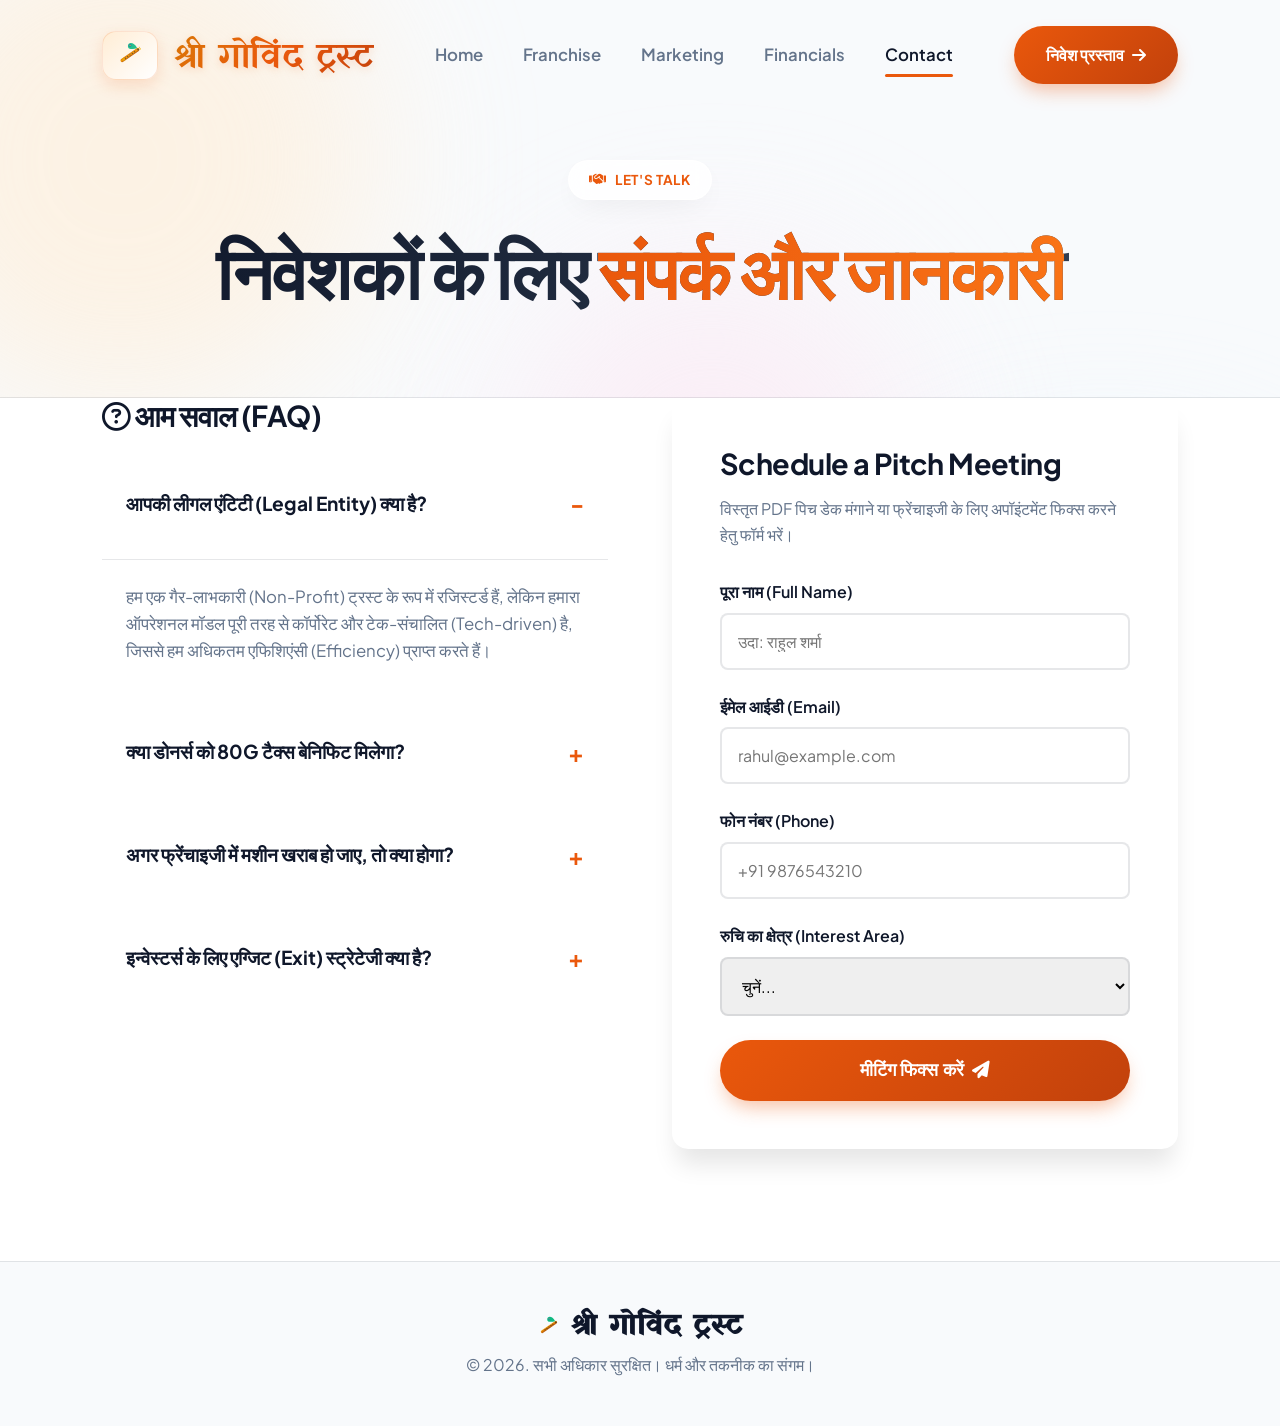
<file: contact.html>
<!DOCTYPE html>
<html lang="hi">
<head>
    <meta charset="UTF-8">
    <meta name="viewport" content="width=device-width, initial-scale=1.0">
    <title>श्री गोविंद ट्रस्ट - Investor Contact & FAQ</title>
    
    <link href="https://fonts.googleapis.com/css2?family=Plus+Jakarta+Sans:wght@400;500;600;700;800&family=Yatra+One&display=swap" rel="stylesheet">
    <link rel="stylesheet" href="style.css">
    <link rel="stylesheet" href="https://cdnjs.cloudflare.com/ajax/libs/font-awesome/6.4.0/css/all.min.css">
    <link href="https://unpkg.com/aos@2.3.1/dist/aos.css" rel="stylesheet">
    <style>
        .faq-container {
            max-width: 800px;
            margin: 0 auto;
        }
        details {
            background: #fff;
            border-radius: 12px;
            margin-bottom: 1.5rem;
            box-shadow: var(--shadow-sm);
            overflow: hidden;
        }
        summary {
            padding: 1.5rem;
            font-size: 1.2rem;
            font-weight: 700;
            color: var(--bg-dark);
            cursor: pointer;
            list-style: none;
            position: relative;
        }
        summary::-webkit-details-marker {
            display: none;
        }
        summary::after {
            content: '+';
            position: absolute;
            right: 1.5rem;
            top: 50%;
            transform: translateY(-50%);
            font-size: 1.5rem;
            color: var(--primary);
        }
        details[open] summary::after {
            content: '-';
        }
        .faq-content {
            padding: 0 1.5rem 1.5rem;
            color: var(--text-muted);
            font-size: 1.05rem;
            line-height: 1.6;
            border-top: 1px solid var(--border-color);
            margin-top: 1rem;
            padding-top: 1.5rem;
        }
        
        .contact-form {
            background: #fff;
            padding: 3rem;
            border-radius: 16px;
            box-shadow: 0 20px 25px -5px rgba(0,0,0,0.1);
        }
        .form-group {
            margin-bottom: 1.5rem;
        }
        .form-label {
            display: block;
            margin-bottom: 0.5rem;
            font-weight: 600;
            color: var(--bg-dark);
        }
        .form-control {
            width: 100%;
            padding: 1rem;
            border: 2px solid var(--border-color);
            border-radius: 8px;
            font-family: inherit;
            font-size: 1rem;
            transition: border-color 0.3s;
        }
        .form-control:focus {
            outline: none;
            border-color: var(--primary);
        }
    </style>
</head>
<body>

    <div class="mesh-bg">
        <div class="blob blob-1"></div>
        <div class="blob blob-2"></div>
        <div class="blob blob-3"></div>
    </div>

    <!-- Navbar -->
    <nav class="navbar" id="navbar">
        <div class="container nav-container">
            <div class="logo">
                <div class="logo-icon">
                    <svg width="28" height="28" viewBox="0 0 100 100" xmlns="http://www.w3.org/2000/svg">
                        <g transform="rotate(-35 50 50)">
                            <rect x="10" y="44" width="80" height="12" rx="6" fill="url(#wood)" />
                            <circle cx="30" cy="50" r="2" fill="#444"/>
                            <circle cx="40" cy="50" r="2" fill="#444"/>
                            <circle cx="50" cy="50" r="2" fill="#444"/>
                            <circle cx="60" cy="50" r="2" fill="#444"/>
                            <circle cx="70" cy="50" r="2" fill="#444"/>
                            <circle cx="85" cy="50" r="3" fill="#444"/>
                            <rect x="20" y="44" width="2" height="12" fill="#eab308" />
                            <rect x="24" y="44" width="2" height="12" fill="#eab308" />
                            <rect x="92" y="44" width="2" height="12" fill="#eab308" />
                            <path d="M 85 45 C 90 15 65 5 60 25 C 60 35 75 40 85 45" fill="#10b981" opacity="0.9"/>
                            <circle cx="70" cy="22" r="5" fill="#0284c7"/>
                            <circle cx="70" cy="22" r="2.5" fill="#eab308"/>
                        </g>
                        <defs>
                            <linearGradient id="wood" x1="0" y1="0" x2="0" y2="1">
                                <stop offset="0%" stop-color="#d97706" />
                                <stop offset="50%" stop-color="#f59e0b" />
                                <stop offset="100%" stop-color="#b45309" />
                            </linearGradient>
                        </defs>
                    </svg>
                </div>
                <span class="brand-text">श्री गोविंद ट्रस्ट</span>
            </div>
            
            <div class="nav-menu">
                <a href="index.html" class="nav-link">Home</a>
                <a href="franchise.html" class="nav-link">Franchise</a>
                <a href="marketing.html" class="nav-link">Marketing</a>
                <a href="financials.html" class="nav-link">Financials</a>
                <a href="contact.html" class="nav-link active">Contact</a>
            </div>

            <a href="index.html#offer" class="btn btn-primary">निवेश प्रस्ताव <i class="fa-solid fa-arrow-right" style="margin-left: 8px;"></i></a>
            <div class="menu-toggle"><i class="fa-solid fa-bars"></i></div>
        </div>
    </nav>

    <!-- Contact & FAQ Header -->
    <section class="hero" style="padding-bottom: 3rem;">
        <div class="container">
            <span class="badge-spiritual" data-aos="fade-down">
                <i class="fa-solid fa-handshake"></i> Let's Talk
            </span>
            <h1 class="hero-title" data-aos="fade-up" data-aos-delay="100">
                निवेशकों के लिए <span class="text-saffron">संपर्क और जानकारी</span>
            </h1>
        </div>
    </section>

    <!-- Main Content -->
    <section class="section section-bg-white" style="padding-top: 0;">
        <div class="container">
            <div class="grid-2" style="align-items: start; gap: 4rem;">
                
                <!-- FAQ Section -->
                <div data-aos="fade-right">
                    <h3 style="font-size: 1.8rem; margin-bottom: 2rem; color: var(--secondary);"><i class="fa-regular fa-circle-question"></i> आम सवाल (FAQ)</h3>
                    <div class="faq-container">
                        
                        <details open>
                            <summary>आपकी लीगल एंटिटी (Legal Entity) क्या है?</summary>
                            <div class="faq-content">
                                हम एक गैर-लाभकारी (Non-Profit) ट्रस्ट के रूप में रजिस्टर्ड हैं, लेकिन हमारा ऑपरेशनल मॉडल पूरी तरह से कॉर्पोरेट और टेक-संचालित (Tech-driven) है, जिससे हम अधिकतम एफिशिएंसी (Efficiency) प्राप्त करते हैं।
                            </div>
                        </details>

                        <details>
                            <summary>क्या डोनर्स को 80G टैक्स बेनिफिट मिलेगा?</summary>
                            <div class="faq-content">
                                हाँ! हमारा ट्रस्ट सेक्शन 80G के तहत रजिस्टर्ड है, इसलिए ऐप के माध्यम से किया गया कोई भी सब्सक्रिप्शन या दान टैक्स-फ्री (Tax-free) होगा, जो इन्वेस्टर्स और डोनर्स दोनों के लिए फायदेमंद है।
                            </div>
                        </details>

                        <details>
                            <summary>अगर फ्रेंचाइजी में मशीन खराब हो जाए, तो क्या होगा?</summary>
                            <div class="faq-content">
                                हमारी 24/7 डेडिकेटेड सपोर्ट टीम और वेंडर पार्टनर्स हैं। मशीन डाउनटाइम को न्यूनतम रखने के लिए हम प्रिवेंटिव मेंटेनेंस (Preventive Maintenance) और तत्काल रिप्लेसमेंट पार्ट्स की गारंटी देते हैं।
                            </div>
                        </details>

                        <details>
                            <summary>इन्वेस्टर्स के लिए एग्जिट (Exit) स्ट्रेटेजी क्या है?</summary>
                            <div class="faq-content">
                                ट्रस्ट मॉडल होने के बावजूद, हम फ्रेंचाइजी निवेशकों को 3 से 5 साल के बाद उनके कैपिटल पर एक आकर्षक प्रीमियम (Premium) के साथ बायबैक (Buy-back) का विकल्प प्रदान करते हैं, या वे रेवेन्यू शेयरिंग मॉडल में आजीवन बने रह सकते हैं।
                            </div>
                        </details>

                    </div>
                </div>

                <!-- Contact Form Section -->
                <div data-aos="fade-left">
                    <div class="contact-form">
                        <h3 style="font-size: 1.8rem; margin-bottom: 1rem; color: var(--bg-dark);">Schedule a Pitch Meeting</h3>
                        <p style="color: var(--text-muted); margin-bottom: 2rem;">विस्तृत PDF पिच डेक मंगाने या फ्रेंचाइजी के लिए अपॉइंटमेंट फिक्स करने हेतु फॉर्म भरें।</p>
                        
                        <form onsubmit="event.preventDefault(); alert('धन्यवाद! हमारी टीम आपसे जल्द ही संपर्क करेगी।');">
                            <div class="form-group">
                                <label class="form-label">पूरा नाम (Full Name)</label>
                                <input type="text" class="form-control" placeholder="उदा: राहुल शर्मा" required>
                            </div>
                            
                            <div class="form-group">
                                <label class="form-label">ईमेल आईडी (Email)</label>
                                <input type="email" class="form-control" placeholder="rahul@example.com" required>
                            </div>

                            <div class="form-group">
                                <label class="form-label">फोन नंबर (Phone)</label>
                                <input type="tel" class="form-control" placeholder="+91 9876543210" required>
                            </div>

                            <div class="form-group">
                                <label class="form-label">रुचि का क्षेत्र (Interest Area)</label>
                                <select class="form-control" required>
                                    <option value="" disabled selected>चुनें...</option>
                                    <option value="franchise">फ्रेंचाइजी लेना (Franchise Partner)</option>
                                    <option value="investor">ट्रस्ट में निवेश (Seed Angel/VC)</option>
                                    <option value="other">अन्य जानकारी</option>
                                </select>
                            </div>

                            <button type="submit" class="btn btn-primary" style="width: 100%; padding: 1.25rem; font-size: 1.1rem; border: none; cursor: pointer;">
                                मीटिंग फिक्स करें <i class="fa-solid fa-paper-plane" style="margin-left: 8px;"></i>
                            </button>
                        </form>
                    </div>
                </div>

            </div>
        </div>
    </section>

    <!-- Footer -->
    <footer>
        <div class="container">
            <h3 style="font-weight: 800; color: var(--secondary); font-family: 'Yatra One', cursive; font-size: 1.8rem; letter-spacing: 1px; display: flex; align-items: center; justify-content: center; gap: 10px;">
                <svg width="24" height="24" viewBox="0 0 100 100" xmlns="http://www.w3.org/2000/svg">
                    <g transform="rotate(-35 50 50)">
                        <rect x="10" y="44" width="80" height="12" rx="6" fill="url(#wood2)" />
                        <circle cx="30" cy="50" r="2" fill="#222"/>
                        <circle cx="40" cy="50" r="2" fill="#222"/>
                        <circle cx="50" cy="50" r="2" fill="#222"/>
                        <circle cx="60" cy="50" r="2" fill="#222"/>
                        <circle cx="70" cy="50" r="2" fill="#222"/>
                        <circle cx="85" cy="50" r="3" fill="#222"/>
                        <path d="M 85 45 C 90 15 65 5 60 25 C 60 35 75 40 85 45" fill="#10b981"/>
                        <circle cx="70" cy="22" r="4" fill="#0284c7"/>
                        <circle cx="70" cy="22" r="2" fill="#eab308"/>
                    </g>
                    <defs>
                        <linearGradient id="wood2" x1="0" y1="0" x2="0" y2="1">
                            <stop offset="0%" stop-color="#f59e0b" />
                            <stop offset="100%" stop-color="#b45309" />
                        </linearGradient>
                    </defs>
                </svg>
                श्री गोविंद ट्रस्ट
            </h3>
            <p>© 2026. सभी अधिकार सुरक्षित। धर्म और तकनीक का संगम।</p>
        </div>
    </footer>

    <script src="https://unpkg.com/aos@2.3.1/dist/aos.js"></script>
    <script src="script.js"></script>
</body>
</html>
</file>
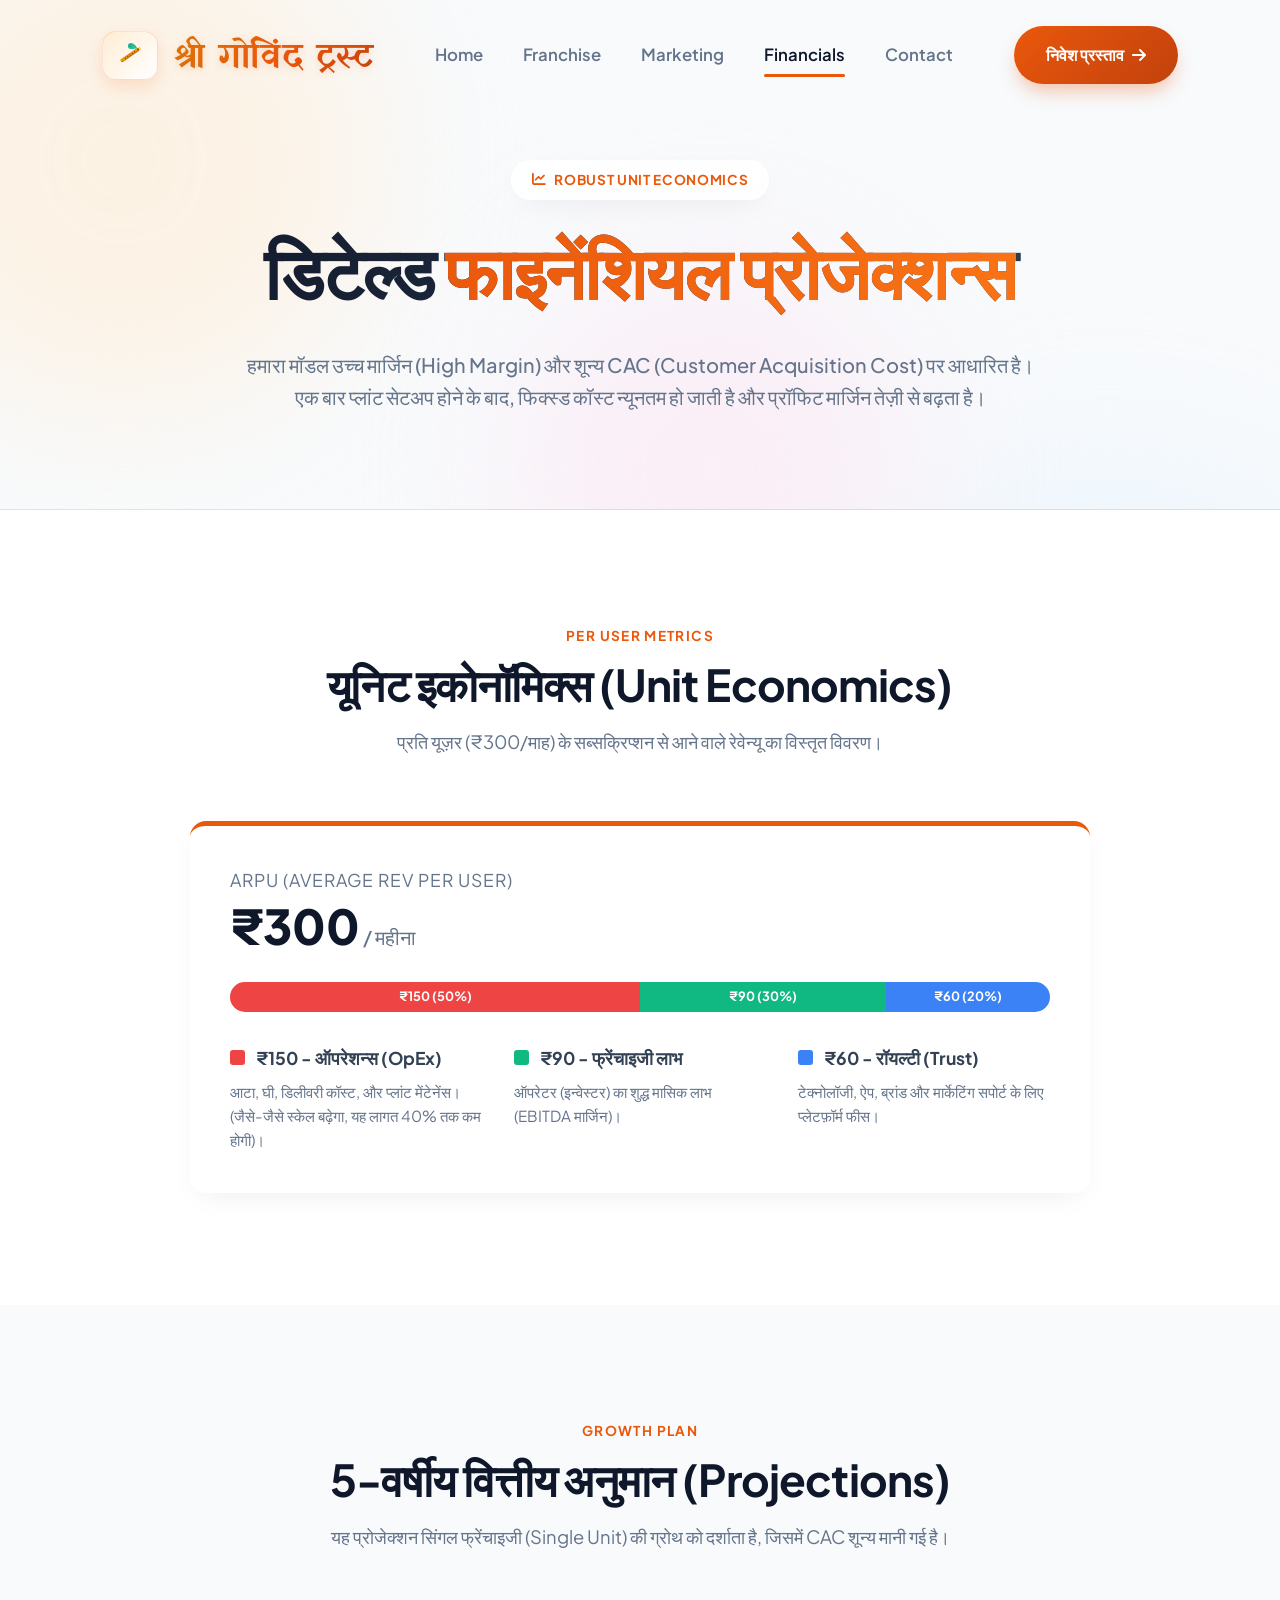
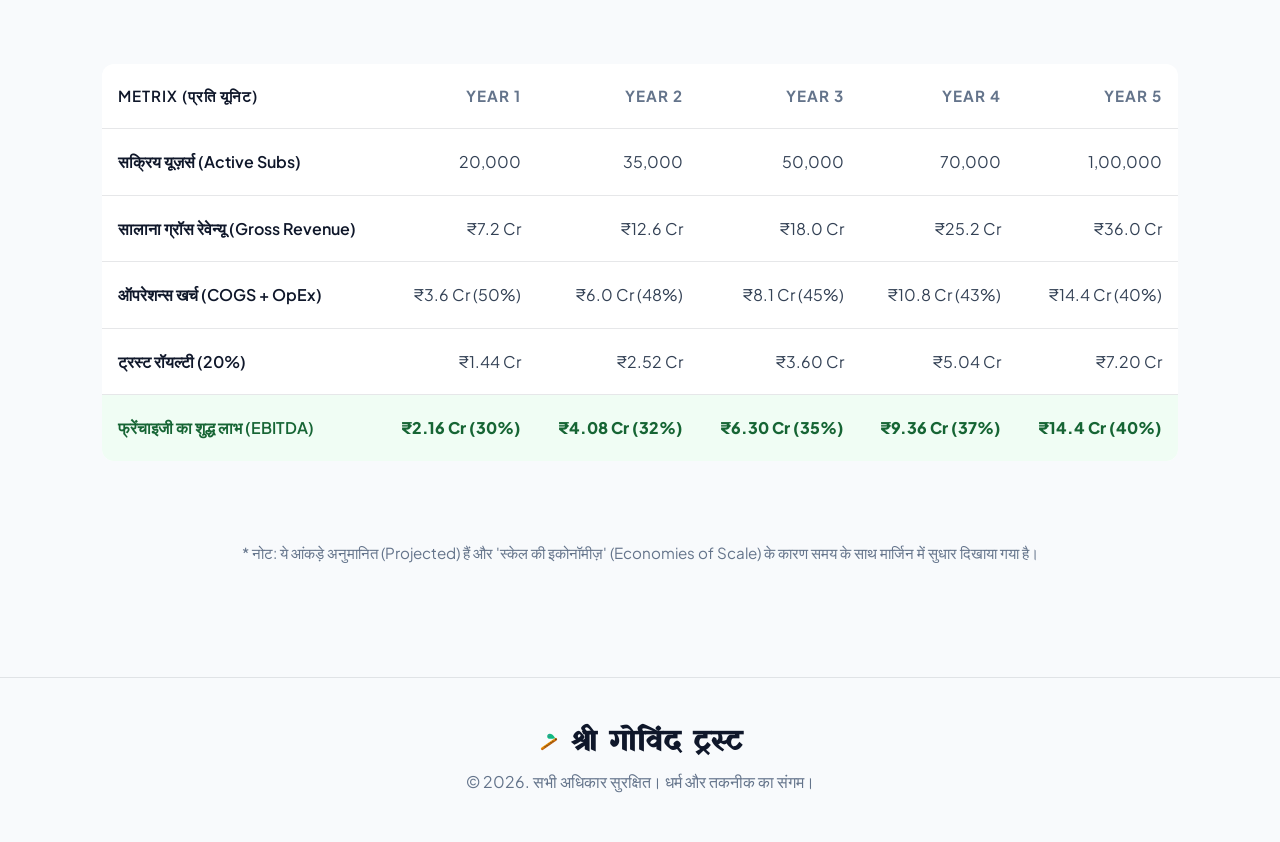
<file: financials.html>
<!DOCTYPE html>
<html lang="hi">
<head>
    <meta charset="UTF-8">
    <meta name="viewport" content="width=device-width, initial-scale=1.0">
    <title>श्री गोविंद ट्रस्ट - Financial Projections</title>
    
    <link href="https://fonts.googleapis.com/css2?family=Plus+Jakarta+Sans:wght@400;500;600;700;800&family=Yatra+One&display=swap" rel="stylesheet">
    <link rel="stylesheet" href="style.css">
    <link rel="stylesheet" href="https://cdnjs.cloudflare.com/ajax/libs/font-awesome/6.4.0/css/all.min.css">
    <link href="https://unpkg.com/aos@2.3.1/dist/aos.css" rel="stylesheet">
    <style>
        .projection-table {
            width: 100%;
            border-collapse: collapse;
            margin-top: 2rem;
            background: #fff;
            border-radius: 12px;
            overflow: hidden;
            box-shadow: var(--shadow-sm);
        }
        .projection-table th, .projection-table td {
            padding: 1.25rem 1rem;
            text-align: right;
            border-bottom: 1px solid var(--border-color);
        }
        .projection-table th:first-child, .projection-table td:first-child {
            text-align: left;
            font-weight: 600;
            color: var(--bg-dark);
        }
        .projection-table th {
            background: var(--bg-light);
            color: var(--text-muted);
            font-size: 0.95rem;
            text-transform: uppercase;
            letter-spacing: 1px;
        }
        .projection-table tr.total-row {
            background: #f0fdf4;
            font-weight: 800;
        }
        .projection-table tr.total-row td {
            color: #166534;
            border-bottom: none;
        }
        .projection-table tr:hover:not(th):not(.total-row) {
            background: #f8fafc;
        }

        .unit-eco-card {
            background: #fff;
            border-radius: 16px;
            padding: 2.5rem;
            box-shadow: var(--shadow-soft);
            position: relative;
            overflow: hidden;
            border-top: 5px solid var(--primary);
        }
        .unit-bar-container {
            display: flex;
            height: 30px;
            border-radius: 15px;
            overflow: hidden;
            margin: 2rem 0;
            box-shadow: inset 0 2px 4px rgba(0,0,0,0.1);
        }
        .unit-bar {
            display: flex;
            align-items: center;
            justify-content: center;
            color: white;
            font-size: 0.8rem;
            font-weight: bold;
            transition: width 1s ease-in-out;
        }
    </style>
</head>
<body>

    <div class="mesh-bg">
        <div class="blob blob-1"></div>
        <div class="blob blob-2"></div>
        <div class="blob blob-3"></div>
    </div>

    <!-- Navbar -->
    <nav class="navbar" id="navbar">
        <div class="container nav-container">
            <div class="logo">
                <div class="logo-icon">
                    <svg width="28" height="28" viewBox="0 0 100 100" xmlns="http://www.w3.org/2000/svg">
                        <g transform="rotate(-35 50 50)">
                            <rect x="10" y="44" width="80" height="12" rx="6" fill="url(#wood)" />
                            <circle cx="30" cy="50" r="2" fill="#444"/>
                            <circle cx="40" cy="50" r="2" fill="#444"/>
                            <circle cx="50" cy="50" r="2" fill="#444"/>
                            <circle cx="60" cy="50" r="2" fill="#444"/>
                            <circle cx="70" cy="50" r="2" fill="#444"/>
                            <circle cx="85" cy="50" r="3" fill="#444"/>
                            <rect x="20" y="44" width="2" height="12" fill="#eab308" />
                            <rect x="24" y="44" width="2" height="12" fill="#eab308" />
                            <rect x="92" y="44" width="2" height="12" fill="#eab308" />
                            <path d="M 85 45 C 90 15 65 5 60 25 C 60 35 75 40 85 45" fill="#10b981" opacity="0.9"/>
                            <circle cx="70" cy="22" r="5" fill="#0284c7"/>
                            <circle cx="70" cy="22" r="2.5" fill="#eab308"/>
                        </g>
                        <defs>
                            <linearGradient id="wood" x1="0" y1="0" x2="0" y2="1">
                                <stop offset="0%" stop-color="#d97706" />
                                <stop offset="50%" stop-color="#f59e0b" />
                                <stop offset="100%" stop-color="#b45309" />
                            </linearGradient>
                        </defs>
                    </svg>
                </div>
                <span class="brand-text">श्री गोविंद ट्रस्ट</span>
            </div>
            
            <div class="nav-menu">
                <a href="index.html" class="nav-link">Home</a>
                <a href="franchise.html" class="nav-link">Franchise</a>
                <a href="marketing.html" class="nav-link">Marketing</a>
                <a href="financials.html" class="nav-link active">Financials</a>
                <a href="contact.html" class="nav-link">Contact</a>
            </div>

            <a href="index.html#offer" class="btn btn-primary">निवेश प्रस्ताव <i class="fa-solid fa-arrow-right" style="margin-left: 8px;"></i></a>
            <div class="menu-toggle"><i class="fa-solid fa-bars"></i></div>
        </div>
    </nav>

    <!-- Financials Hero -->
    <section class="hero">
        <div class="container">
            <span class="badge-spiritual" data-aos="fade-down">
                <i class="fa-solid fa-chart-line"></i> Robust Unit Economics
            </span>
            <h1 class="hero-title" data-aos="fade-up" data-aos-delay="100">
                डिटेल्ड <span class="text-saffron">फाइनेंशियल प्रोजेक्शन्स</span>
            </h1>
            <p class="subtitle mt-2" data-aos="fade-up" data-aos-delay="200" style="max-width: 800px; margin-left: auto; margin-right: auto;">
                हमारा मॉडल उच्च मार्जिन (High Margin) और शून्य CAC (Customer Acquisition Cost) पर आधारित है। एक बार प्लांट सेटअप होने के बाद, फिक्स्ड कॉस्ट न्यूनतम हो जाती है और प्रॉफिट मार्जिन तेज़ी से बढ़ता है।
            </p>
        </div>
    </section>

    <!-- Unit Economics -->
    <section class="section section-bg-white">
        <div class="container">
            <div class="section-header" data-aos="fade-up">
                <span class="badge">Per User Metrics</span>
                <h2 class="section-title">यूनिट इकोनॉमिक्स (Unit Economics)</h2>
                <p class="section-desc">प्रति यूज़र (₹300/माह) के सब्सक्रिप्शन से आने वाले रेवेन्यू का विस्तृत विवरण।</p>
            </div>

            <div class="unit-eco-card" data-aos="fade-up" data-aos-delay="100" style="max-width: 900px; margin: 0 auto;">
                <div style="display: flex; justify-content: space-between; align-items: flex-end;">
                    <div>
                        <div style="font-size: 1.1rem; color: var(--text-muted); text-transform: uppercase; letter-spacing: 1px; margin-bottom: 0.5rem;">ARPU (Average Rev Per User)</div>
                        <div style="font-size: 3rem; font-weight: 800; color: var(--bg-dark); line-height: 1;">₹300<span style="font-size: 1.25rem; color: var(--text-muted); font-weight: 500;"> / महीना</span></div>
                    </div>
                </div>

                <div class="unit-bar-container">
                    <div class="unit-bar" style="width: 50%; background: #ef4444;" title="कच्चा माल व डिलीवरी">₹150 (50%)</div>
                    <div class="unit-bar" style="width: 30%; background: #10b981;" title="शुद्ध लाभ (EBITDA)">₹90 (30%)</div>
                    <div class="unit-bar" style="width: 20%; background: #3b82f6;" title="रॉयल्टी व प्लेटफ़ॉर्म फीस">₹60 (20%)</div>
                </div>

                <div class="grid-3" style="margin-top: 2rem;">
                    <div>
                        <div style="width: 15px; height: 15px; background: #ef4444; border-radius: 3px; display: inline-block; margin-right: 8px;"></div>
                        <strong style="font-size: 1.1rem;">₹150 - ऑपरेशन्स (OpEx)</strong>
                        <p style="font-size: 0.95rem; color: var(--text-muted); margin-top: 0.5rem;">आटा, घी, डिलीवरी कॉस्ट, और प्लांट मेंटेनेंस। (जैसे-जैसे स्केल बढ़ेगा, यह लागत 40% तक कम होगी)।</p>
                    </div>
                    <div>
                        <div style="width: 15px; height: 15px; background: #10b981; border-radius: 3px; display: inline-block; margin-right: 8px;"></div>
                        <strong style="font-size: 1.1rem;">₹90 - फ्रेंचाइजी लाभ</strong>
                        <p style="font-size: 0.95rem; color: var(--text-muted); margin-top: 0.5rem;">ऑपरेटर (इन्वेस्टर) का शुद्ध मासिक लाभ (EBITDA मार्जिन)।</p>
                    </div>
                    <div>
                        <div style="width: 15px; height: 15px; background: #3b82f6; border-radius: 3px; display: inline-block; margin-right: 8px;"></div>
                        <strong style="font-size: 1.1rem;">₹60 - रॉयल्टी (Trust)</strong>
                        <p style="font-size: 0.95rem; color: var(--text-muted); margin-top: 0.5rem;">टेक्नोलॉजी, ऐप, ब्रांड और मार्केटिंग सपोर्ट के लिए प्लेटफ़ॉर्म फीस।</p>
                    </div>
                </div>
            </div>
        </div>
    </section>

    <!-- 5 Year Projections -->
    <section class="section section-bg-stone">
        <div class="container">
            <div class="section-header" data-aos="fade-up">
                <span class="badge">Growth Plan</span>
                <h2 class="section-title">5-वर्षीय वित्तीय अनुमान (Projections)</h2>
                <p class="section-desc">यह प्रोजेक्शन सिंगल फ्रेंचाइजी (Single Unit) की ग्रोथ को दर्शाता है, जिसमें CAC शून्य मानी गई है।</p>
            </div>

            <div style="overflow-x: auto; padding: 1rem 0;" data-aos="fade-up" data-aos-delay="100">
                <table class="projection-table">
                    <thead>
                        <tr>
                            <th>Metrix (प्रति यूनिट)</th>
                            <th>Year 1</th>
                            <th>Year 2</th>
                            <th>Year 3</th>
                            <th>Year 4</th>
                            <th>Year 5</th>
                        </tr>
                    </thead>
                    <tbody>
                        <tr>
                            <td>सक्रिय यूज़र्स (Active Subs)</td>
                            <td>20,000</td>
                            <td>35,000</td>
                            <td>50,000</td>
                            <td>70,000</td>
                            <td>1,00,000</td>
                        </tr>
                        <tr>
                            <td>सालाना ग्रॉस रेवेन्यू (Gross Revenue)</td>
                            <td>₹7.2 Cr</td>
                            <td>₹12.6 Cr</td>
                            <td>₹18.0 Cr</td>
                            <td>₹25.2 Cr</td>
                            <td>₹36.0 Cr</td>
                        </tr>
                        <tr>
                            <td>ऑपरेशन्स खर्च (COGS + OpEx)</td>
                            <td>₹3.6 Cr (50%)</td>
                            <td>₹6.0 Cr (48%)</td>
                            <td>₹8.1 Cr (45%)</td>
                            <td>₹10.8 Cr (43%)</td>
                            <td>₹14.4 Cr (40%)</td>
                        </tr>
                        <tr>
                            <td>ट्रस्ट रॉयल्टी (20%)</td>
                            <td>₹1.44 Cr</td>
                            <td>₹2.52 Cr</td>
                            <td>₹3.60 Cr</td>
                            <td>₹5.04 Cr</td>
                            <td>₹7.20 Cr</td>
                        </tr>
                        <tr class="total-row">
                            <td>फ्रेंचाइजी का शुद्ध लाभ (EBITDA)</td>
                            <td>₹2.16 Cr (30%)</td>
                            <td>₹4.08 Cr (32%)</td>
                            <td>₹6.30 Cr (35%)</td>
                            <td>₹9.36 Cr (37%)</td>
                            <td>₹14.4 Cr (40%)</td>
                        </tr>
                    </tbody>
                </table>
            </div>

            <p class="text-center text-muted mt-4" style="font-size: 0.95rem;" data-aos="fade-up">
                * नोट: ये आंकड़े अनुमानित (Projected) हैं और 'स्केल की इकोनॉमीज़' (Economies of Scale) के कारण समय के साथ मार्जिन में सुधार दिखाया गया है।
            </p>
        </div>
    </section>

    <!-- Footer -->
    <footer>
        <div class="container">
            <h3 style="font-weight: 800; color: var(--secondary); font-family: 'Yatra One', cursive; font-size: 1.8rem; letter-spacing: 1px; display: flex; align-items: center; justify-content: center; gap: 10px;">
                <svg width="24" height="24" viewBox="0 0 100 100" xmlns="http://www.w3.org/2000/svg">
                    <g transform="rotate(-35 50 50)">
                        <rect x="10" y="44" width="80" height="12" rx="6" fill="url(#wood2)" />
                        <circle cx="30" cy="50" r="2" fill="#222"/>
                        <circle cx="40" cy="50" r="2" fill="#222"/>
                        <circle cx="50" cy="50" r="2" fill="#222"/>
                        <circle cx="60" cy="50" r="2" fill="#222"/>
                        <circle cx="70" cy="50" r="2" fill="#222"/>
                        <circle cx="85" cy="50" r="3" fill="#222"/>
                        <path d="M 85 45 C 90 15 65 5 60 25 C 60 35 75 40 85 45" fill="#10b981"/>
                        <circle cx="70" cy="22" r="4" fill="#0284c7"/>
                        <circle cx="70" cy="22" r="2" fill="#eab308"/>
                    </g>
                    <defs>
                        <linearGradient id="wood2" x1="0" y1="0" x2="0" y2="1">
                            <stop offset="0%" stop-color="#f59e0b" />
                            <stop offset="100%" stop-color="#b45309" />
                        </linearGradient>
                    </defs>
                </svg>
                श्री गोविंद ट्रस्ट
            </h3>
            <p>© 2026. सभी अधिकार सुरक्षित। धर्म और तकनीक का संगम।</p>
        </div>
    </footer>

    <script src="https://unpkg.com/aos@2.3.1/dist/aos.js"></script>
    <script src="script.js"></script>
</body>
</html>
</file>
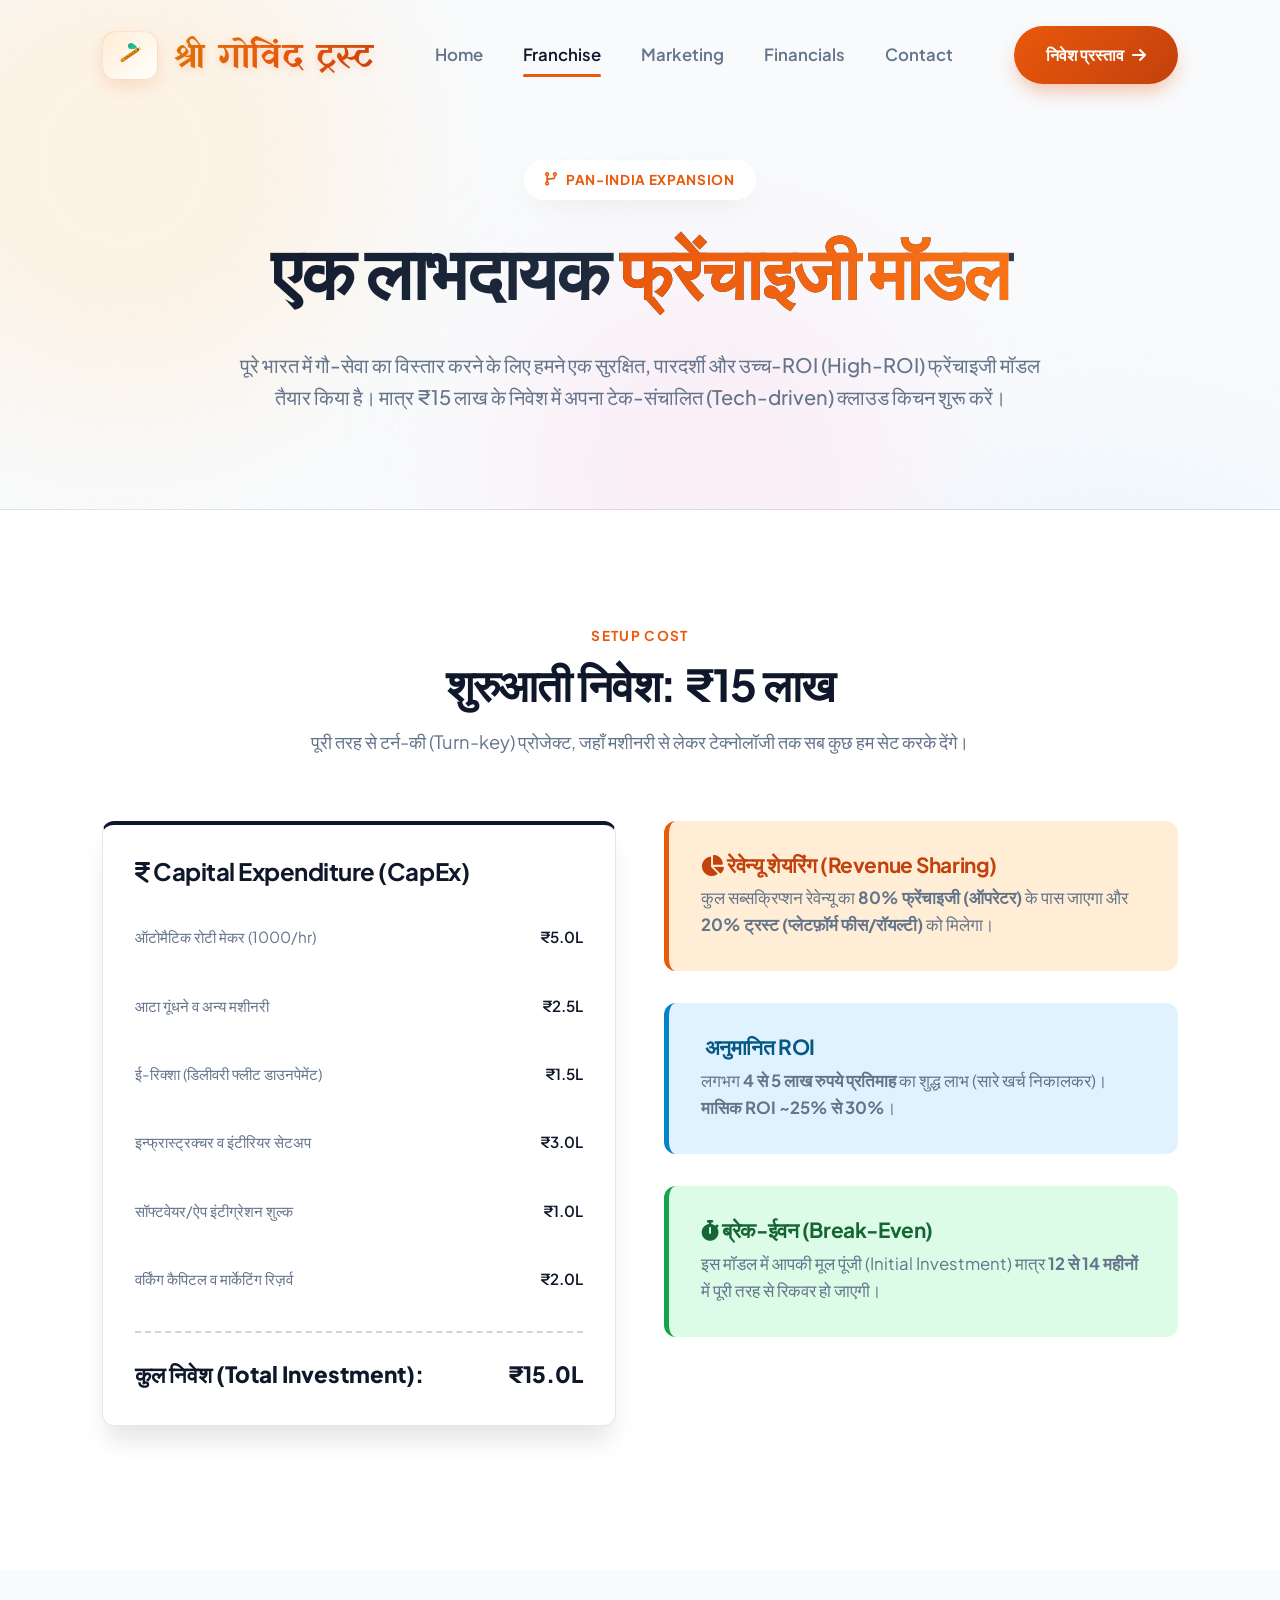
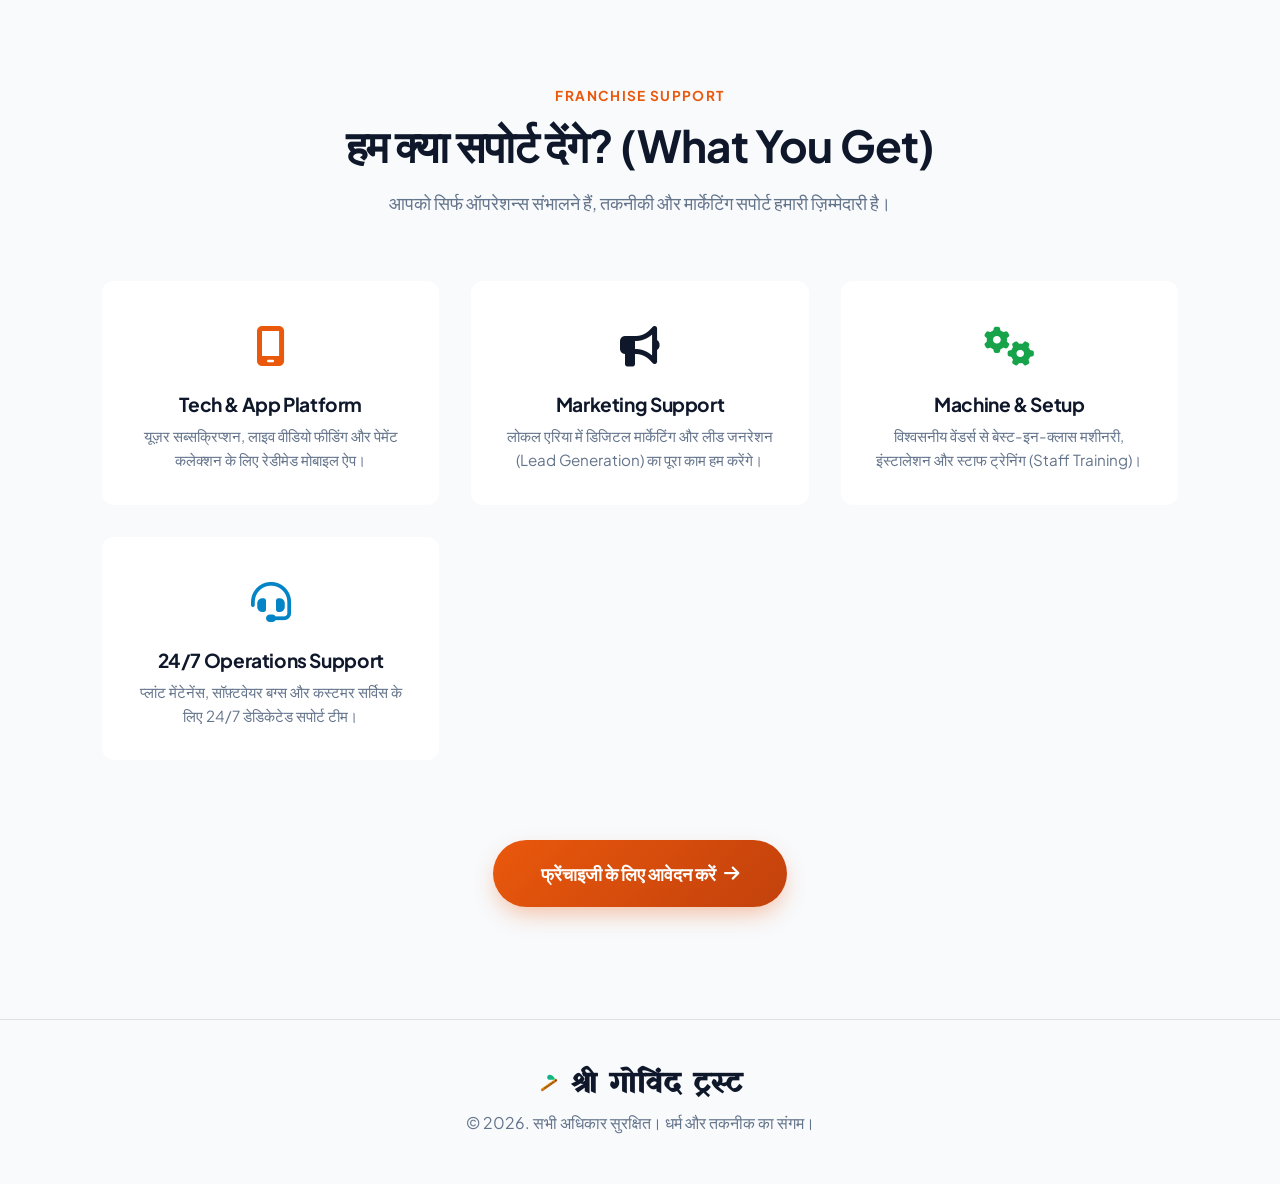
<file: franchise.html>
<!DOCTYPE html>
<html lang="hi">
<head>
    <meta charset="UTF-8">
    <meta name="viewport" content="width=device-width, initial-scale=1.0">
    <title>श्री गोविंद ट्रस्ट - फ्रेंचाइजी मॉडल (Expansion)</title>
    
    <link href="https://fonts.googleapis.com/css2?family=Plus+Jakarta+Sans:wght@400;500;600;700;800&family=Yatra+One&display=swap" rel="stylesheet">
    <link rel="stylesheet" href="style.css">
    <link rel="stylesheet" href="https://cdnjs.cloudflare.com/ajax/libs/font-awesome/6.4.0/css/all.min.css">
    <link href="https://unpkg.com/aos@2.3.1/dist/aos.css" rel="stylesheet">
</head>
<body>

    <div class="mesh-bg">
        <div class="blob blob-1"></div>
        <div class="blob blob-2"></div>
        <div class="blob blob-3"></div>
    </div>

    <!-- Navbar -->
    <nav class="navbar" id="navbar">
        <div class="container nav-container">
            <div class="logo">
                <div class="logo-icon">
                    <svg width="28" height="28" viewBox="0 0 100 100" xmlns="http://www.w3.org/2000/svg">
                        <g transform="rotate(-35 50 50)">
                            <rect x="10" y="44" width="80" height="12" rx="6" fill="url(#wood)" />
                            <circle cx="30" cy="50" r="2" fill="#444"/>
                            <circle cx="40" cy="50" r="2" fill="#444"/>
                            <circle cx="50" cy="50" r="2" fill="#444"/>
                            <circle cx="60" cy="50" r="2" fill="#444"/>
                            <circle cx="70" cy="50" r="2" fill="#444"/>
                            <circle cx="85" cy="50" r="3" fill="#444"/>
                            <rect x="20" y="44" width="2" height="12" fill="#eab308" />
                            <rect x="24" y="44" width="2" height="12" fill="#eab308" />
                            <rect x="92" y="44" width="2" height="12" fill="#eab308" />
                            <path d="M 85 45 C 90 15 65 5 60 25 C 60 35 75 40 85 45" fill="#10b981" opacity="0.9"/>
                            <circle cx="70" cy="22" r="5" fill="#0284c7"/>
                            <circle cx="70" cy="22" r="2.5" fill="#eab308"/>
                        </g>
                        <defs>
                            <linearGradient id="wood" x1="0" y1="0" x2="0" y2="1">
                                <stop offset="0%" stop-color="#d97706" />
                                <stop offset="50%" stop-color="#f59e0b" />
                                <stop offset="100%" stop-color="#b45309" />
                            </linearGradient>
                        </defs>
                    </svg>
                </div>
                <span class="brand-text">श्री गोविंद ट्रस्ट</span>
            </div>
            
            <div class="nav-menu">
                <a href="index.html" class="nav-link">Home</a>
                <a href="franchise.html" class="nav-link active">Franchise</a>
                <a href="marketing.html" class="nav-link">Marketing</a>
                <a href="financials.html" class="nav-link">Financials</a>
                <a href="contact.html" class="nav-link">Contact</a>
            </div>

            <a href="index.html#offer" class="btn btn-primary">निवेश प्रस्ताव <i class="fa-solid fa-arrow-right" style="margin-left: 8px;"></i></a>
            <div class="menu-toggle"><i class="fa-solid fa-bars"></i></div>
        </div>
    </nav>

    <!-- Franchise Hero -->
    <section class="hero">
        <div class="container">
            <span class="badge-spiritual" data-aos="fade-down">
                <i class="fa-solid fa-code-branch"></i> Pan-India Expansion
            </span>
            <h1 class="hero-title" data-aos="fade-up" data-aos-delay="100">
                एक लाभदायक <span class="text-saffron">फ्रेंचाइजी मॉडल</span>
            </h1>
            <p class="subtitle mt-2" data-aos="fade-up" data-aos-delay="200" style="max-width: 800px; margin-left: auto; margin-right: auto;">
                पूरे भारत में गौ-सेवा का विस्तार करने के लिए हमने एक सुरक्षित, पारदर्शी और उच्च-ROI (High-ROI) फ्रेंचाइजी मॉडल तैयार किया है। मात्र ₹15 लाख के निवेश में अपना टेक-संचालित (Tech-driven) क्लाउड किचन शुरू करें।
            </p>
        </div>
    </section>

    <!-- Investment Breakdown -->
    <section class="section section-bg-white">
        <div class="container">
            <div class="section-header" data-aos="fade-up">
                <span class="badge">Setup Cost</span>
                <h2 class="section-title">शुरुआती निवेश: ₹15 लाख</h2>
                <p class="section-desc">पूरी तरह से टर्न-की (Turn-key) प्रोजेक्ट, जहाँ मशीनरी से लेकर टेक्नोलॉजी तक सब कुछ हम सेट करके देंगे।</p>
            </div>

            <div class="grid-2" style="align-items: start; margin-top: 3rem;" data-aos="fade-up" data-aos-delay="100">
                <!-- Breakdown Table -->
                <div class="table-wrapper" style="border-top: 4px solid var(--secondary); background: #fff; box-shadow: 0 20px 25px -5px rgba(0,0,0,0.1); border-radius: 12px; padding: 2rem;">
                    <h3 style="font-size: 1.5rem; margin-bottom: 1.5rem; color: var(--bg-dark);"><i class="fa-solid fa-indian-rupee-sign" style="color: var(--secondary);"></i> Capital Expenditure (CapEx)</h3>
                    <ul class="f-list" style="border-top: none; padding-top: 0; font-size: 1.05rem;">
                        <li style="padding: 1rem 0;"><span>ऑटोमैटिक रोटी मेकर (1000/hr)</span> <strong>₹5.0L</strong></li>
                        <li style="padding: 1rem 0;"><span>आटा गूंधने व अन्य मशीनरी</span> <strong>₹2.5L</strong></li>
                        <li style="padding: 1rem 0;"><span>ई-रिक्शा (डिलीवरी फ्लीट डाउनपेमेंट)</span> <strong>₹1.5L</strong></li>
                        <li style="padding: 1rem 0;"><span>इन्फ्रास्ट्रक्चर व इंटीरियर सेटअप</span> <strong>₹3.0L</strong></li>
                        <li style="padding: 1rem 0;"><span>सॉफ्टवेयर/ऐप इंटीग्रेशन शुल्क</span> <strong>₹1.0L</strong></li>
                        <li style="padding: 1rem 0;"><span>वर्किंग कैपिटल व मार्केटिंग रिज़र्व</span> <strong>₹2.0L</strong></li>
                    </ul>
                    <div style="display: flex; justify-content: space-between; margin-top: 1.5rem; padding-top: 1.5rem; border-top: 2px dashed #cbd5e1; font-weight: 800; font-size: 1.4rem; color: var(--secondary);">
                        <span>कुल निवेश (Total Investment):</span> <span>₹15.0L</span>
                    </div>
                </div>

                <!-- ROI & Returns -->
                <div>
                    <div style="background: var(--primary-light); padding: 2rem; border-radius: 12px; margin-bottom: 2rem; border-left: 5px solid var(--primary);">
                        <h4 style="font-size: 1.3rem; color: var(--primary-dark); margin-bottom: 0.5rem;"><i class="fa-solid fa-chart-pie"></i> रेवेन्यू शेयरिंग (Revenue Sharing)</h4>
                        <p style="color: var(--text-muted); font-size: 1.05rem;">कुल सब्सक्रिप्शन रेवेन्यू का <strong>80% फ्रेंचाइजी (ऑपरेटर)</strong> के पास जाएगा और <strong>20% ट्रस्ट (प्लेटफ़ॉर्म फीस/रॉयल्टी)</strong> को मिलेगा।</p>
                    </div>

                    <div style="background: #e0f2fe; padding: 2rem; border-radius: 12px; margin-bottom: 2rem; border-left: 5px solid #0284c7;">
                        <h4 style="font-size: 1.3rem; color: #075985; margin-bottom: 0.5rem;"><i class="fa-solid fa-bull-trend-up"></i> अनुमानित ROI</h4>
                        <p style="color: var(--text-muted); font-size: 1.05rem;">लगभग <strong>4 से 5 लाख रुपये प्रतिमाह</strong> का शुद्ध लाभ (सारे खर्च निकालकर)। <strong>मासिक ROI ~25% से 30%</strong>।</p>
                    </div>

                    <div style="background: #dcfce7; padding: 2rem; border-radius: 12px; border-left: 5px solid #16a34a;">
                        <h4 style="font-size: 1.3rem; color: #166534; margin-bottom: 0.5rem;"><i class="fa-solid fa-stopwatch"></i> ब्रेक-ईवन (Break-Even)</h4>
                        <p style="color: var(--text-muted); font-size: 1.05rem;">इस मॉडल में आपकी मूल पूंजी (Initial Investment) मात्र <strong>12 से 14 महीनों</strong> में पूरी तरह से रिकवर हो जाएगी।</p>
                    </div>
                </div>
            </div>
        </div>
    </section>

    <!-- What you get -->
    <section class="section section-bg-stone">
        <div class="container">
            <div class="section-header" data-aos="fade-up">
                <span class="badge">Franchise Support</span>
                <h2 class="section-title">हम क्या सपोर्ट देंगे? (What You Get)</h2>
                <p class="section-desc">आपको सिर्फ ऑपरेशन्स संभालने हैं, तकनीकी और मार्केटिंग सपोर्ट हमारी ज़िम्मेदारी है।</p>
            </div>

            <div style="display: grid; grid-template-columns: repeat(auto-fit, minmax(250px, 1fr)); gap: 2rem; margin-top: 3rem;" data-aos="fade-up" data-aos-delay="100">
                <div style="background: #fff; padding: 2rem; border-radius: 12px; box-shadow: var(--shadow-sm); text-align: center;">
                    <div style="font-size: 2.5rem; color: var(--primary); margin-bottom: 1rem;"><i class="fa-solid fa-mobile-screen"></i></div>
                    <h4 style="font-size: 1.2rem; margin-bottom: 0.5rem;">Tech & App Platform</h4>
                    <p style="font-size: 0.95rem; color: var(--text-muted);">यूज़र सब्सक्रिप्शन, लाइव वीडियो फीडिंग और पेमेंट कलेक्शन के लिए रेडीमेड मोबाइल ऐप।</p>
                </div>
                <div style="background: #fff; padding: 2rem; border-radius: 12px; box-shadow: var(--shadow-sm); text-align: center;">
                    <div style="font-size: 2.5rem; color: var(--secondary); margin-bottom: 1rem;"><i class="fa-solid fa-bullhorn"></i></div>
                    <h4 style="font-size: 1.2rem; margin-bottom: 0.5rem;">Marketing Support</h4>
                    <p style="font-size: 0.95rem; color: var(--text-muted);">लोकल एरिया में डिजिटल मार्केटिंग और लीड जनरेशन (Lead Generation) का पूरा काम हम करेंगे।</p>
                </div>
                <div style="background: #fff; padding: 2rem; border-radius: 12px; box-shadow: var(--shadow-sm); text-align: center;">
                    <div style="font-size: 2.5rem; color: #16a34a; margin-bottom: 1rem;"><i class="fa-solid fa-gears"></i></div>
                    <h4 style="font-size: 1.2rem; margin-bottom: 0.5rem;">Machine & Setup</h4>
                    <p style="font-size: 0.95rem; color: var(--text-muted);">विश्वसनीय वेंडर्स से बेस्ट-इन-क्लास मशीनरी, इंस्टालेशन और स्टाफ ट्रेनिंग (Staff Training)।</p>
                </div>
                <div style="background: #fff; padding: 2rem; border-radius: 12px; box-shadow: var(--shadow-sm); text-align: center;">
                    <div style="font-size: 2.5rem; color: #0284c7; margin-bottom: 1rem;"><i class="fa-solid fa-headset"></i></div>
                    <h4 style="font-size: 1.2rem; margin-bottom: 0.5rem;">24/7 Operations Support</h4>
                    <p style="font-size: 0.95rem; color: var(--text-muted);">प्लांट मेंटेनेंस, सॉफ़्टवेयर बग्स और कस्टमर सर्विस के लिए 24/7 डेडिकेटेड सपोर्ट टीम।</p>
                </div>
            </div>
            
            <div class="text-center" style="margin-top: 5rem;" data-aos="fade-up">
                <a href="contact.html" class="btn btn-primary" style="padding: 1.2rem 3rem; font-size: 1.1rem; box-shadow: 0 10px 25px -5px rgba(234, 88, 12, 0.4);">
                    फ्रेंचाइजी के लिए आवेदन करें <i class="fa-solid fa-arrow-right" style="margin-left: 8px;"></i>
                </a>
            </div>
        </div>
    </section>

    <!-- Footer -->
    <footer>
        <div class="container">
            <h3 style="font-weight: 800; color: var(--secondary); font-family: 'Yatra One', cursive; font-size: 1.8rem; letter-spacing: 1px; display: flex; align-items: center; justify-content: center; gap: 10px;">
                <svg width="24" height="24" viewBox="0 0 100 100" xmlns="http://www.w3.org/2000/svg">
                    <g transform="rotate(-35 50 50)">
                        <rect x="10" y="44" width="80" height="12" rx="6" fill="url(#wood2)" />
                        <circle cx="30" cy="50" r="2" fill="#222"/>
                        <circle cx="40" cy="50" r="2" fill="#222"/>
                        <circle cx="50" cy="50" r="2" fill="#222"/>
                        <circle cx="60" cy="50" r="2" fill="#222"/>
                        <circle cx="70" cy="50" r="2" fill="#222"/>
                        <circle cx="85" cy="50" r="3" fill="#222"/>
                        <path d="M 85 45 C 90 15 65 5 60 25 C 60 35 75 40 85 45" fill="#10b981"/>
                        <circle cx="70" cy="22" r="4" fill="#0284c7"/>
                        <circle cx="70" cy="22" r="2" fill="#eab308"/>
                    </g>
                    <defs>
                        <linearGradient id="wood2" x1="0" y1="0" x2="0" y2="1">
                            <stop offset="0%" stop-color="#f59e0b" />
                            <stop offset="100%" stop-color="#b45309" />
                        </linearGradient>
                    </defs>
                </svg>
                श्री गोविंद ट्रस्ट
            </h3>
            <p>© 2026. सभी अधिकार सुरक्षित। धर्म और तकनीक का संगम।</p>
        </div>
    </footer>

    <script src="https://unpkg.com/aos@2.3.1/dist/aos.js"></script>
    <script src="script.js"></script>
</body>
</html>
</file>
<file: style.css>
@import url('https://fonts.googleapis.com/css2?family=Plus+Jakarta+Sans:wght@400;500;600;700;800&display=swap');

/* === RESET & BASE === */
*, *::before, *::after {
    margin: 0;
    padding: 0;
    box-sizing: border-box;
}

:root {
    /* Colors - WOW & Professional */
    --bg-main: #fcfcfd; /* Very subtle off-white */
    --bg-dark: #0f172a; /* Deep modern navy */
    --bg-card: #ffffff;
    
    --primary: #ea580c; /* Vibrant Saffron */
    --primary-light: #ffedd5;
    --primary-dark: #c2410c;
    
    --secondary: #0f172a; /* Slate 900 */
    --text-main: #334155; /* Slate 700 */
    --text-muted: #64748b; /* Slate 500 */
    
    --border-color: rgba(15, 23, 42, 0.1);
    
    /* Effects */
    --shadow-soft: 0 10px 30px -10px rgba(0, 0, 0, 0.08);
    --shadow-hover: 0 20px 40px -15px rgba(234, 88, 12, 0.15);
    --glass-bg: rgba(255, 255, 255, 0.85);
    --glass-border: 1px solid rgba(255, 255, 255, 0.6);
    
    --font-body: 'Plus Jakarta Sans', sans-serif;
    --radius: 16px;
    --container-width: 1140px;
}

html, body {
    overflow-x: hidden;
    width: 100%;
    max-width: 100vw;
}

html {
    scroll-behavior: smooth;
    font-size: 16px;
}

body {
    font-family: var(--font-body);
    color: var(--text-main);
    line-height: 1.6;
    background-color: var(--bg-main);
    -webkit-font-smoothing: antialiased;
}

h1, h2, h3, h4, h5, h6 {
    color: var(--secondary);
    font-weight: 700;
    line-height: 1.2;
    letter-spacing: -0.02em;
}

a {
    text-decoration: none;
    color: inherit;
    transition: all 0.3s ease;
}

/* === LAYOUT === */
.container {
    max-width: var(--container-width);
    margin: 0 auto;
    padding: 0 2rem;
    position: relative;
    z-index: 10;
}

.section {
    padding: 7rem 0;
    position: relative;
}

.section-bg-white {
    background-color: #ffffff;
}

.section-bg-stone {
    background-color: #f8fafc;
}

.grid-2 {
    display: grid;
    grid-template-columns: repeat(2, 1fr);
    gap: 3rem;
    align-items: center;
}

.grid-3 {
    display: grid;
    grid-template-columns: repeat(3, 1fr);
    gap: 2rem;
}

.mt-1 { margin-top: 1rem; }
.mt-2 { margin-top: 2rem; }
.mt-3 { margin-top: 3rem; }
.mt-4 { margin-top: 4rem; }
.mt-5 { margin-top: 5rem; }
.mb-2 { margin-bottom: 2rem; }
.text-center { text-align: center; }
.text-saffron { color: var(--primary); }
.text-muted { color: var(--text-muted); }

/* === BUTTONS === */
.btn {
    display: inline-flex;
    align-items: center;
    justify-content: center;
    padding: 1rem 2rem;
    border-radius: 99px; /* Pill shape for WOW effect */
    font-weight: 600;
    font-size: 1rem;
    border: none;
    cursor: pointer;
    transition: all 0.3s cubic-bezier(0.4, 0, 0.2, 1);
    box-shadow: 0 4px 14px rgba(0, 0, 0, 0.1);
}

.btn-primary {
    background: linear-gradient(135deg, var(--primary), var(--primary-dark));
    color: #fff;
    box-shadow: 0 10px 20px -5px rgba(234, 88, 12, 0.4);
}

.btn-primary:hover {
    transform: translateY(-3px);
    box-shadow: 0 15px 25px -5px rgba(234, 88, 12, 0.5);
}

/* === NAVBAR === */
.navbar {
    position: fixed;
    top: 0;
    width: 100%;
    z-index: 1000;
    padding: 1.5rem 0;
    transition: all 0.3s ease;
}

.navbar.scrolled {
    padding: 1rem 0;
    background: var(--glass-bg);
    backdrop-filter: blur(20px);
    border-bottom: var(--glass-border);
    box-shadow: 0 4px 30px rgba(0, 0, 0, 0.05);
}

.nav-container {
    display: flex;
    justify-content: space-between;
    align-items: center;
}

.logo {
    display: flex;
    align-items: center;
    gap: 1rem;
}

.logo-icon {
    color: var(--primary);
    background: linear-gradient(135deg, var(--primary-light), #fff);
    padding: 0.6rem 0.8rem;
    border-radius: 14px;
    font-size: 1.6rem;
    box-shadow: 0 6px 15px rgba(234, 88, 12, 0.15);
    border: 1px solid rgba(234, 88, 12, 0.15);
    display: flex;
    align-items: center;
    justify-content: center;
}

.brand-text {
    font-family: 'Yatra One', cursive;
    font-size: 2.2rem;
    background: linear-gradient(135deg, #d97706, #ea580c, #c2410c);
    -webkit-background-clip: text;
    -webkit-text-fill-color: transparent;
    letter-spacing: 0.5px;
    filter: drop-shadow(0px 2px 4px rgba(234, 88, 12, 0.2));
    line-height: 1.4;
    padding: 0.1em 0;
    margin-top: 6px;
    display: inline-block;
}

/* Nav Menu */
.nav-menu {
    display: flex;
    gap: 2.5rem;
    align-items: center;
}
.nav-link {
    font-size: 1.05rem;
    font-weight: 600;
    color: var(--text-muted);
    position: relative;
    padding: 0.25rem 0;
}
.nav-link::after {
    content: '';
    position: absolute;
    bottom: -4px;
    left: 0;
    width: 0%;
    height: 3px;
    background: var(--primary);
    border-radius: 2px;
    transition: width 0.3s ease;
}
.nav-link:hover, .nav-link.active {
    color: var(--secondary);
}
.nav-link:hover::after, .nav-link.active::after {
    width: 100%;
}
.menu-toggle {
    display: none;
    font-size: 1.8rem;
    color: var(--bg-dark);
    cursor: pointer;
    margin-left: 1rem;
    transition: color 0.3s;
}
.menu-toggle:hover {
    color: var(--primary);
}

/* === MESH GRADIENT BACKGROUND === */
.mesh-bg {
    position: absolute;
    top: 0;
    left: 0;
    width: 100%;
    height: 100%;
    overflow: hidden;
    z-index: 0;
    background: #f8fafc;
}

.blob {
    position: absolute;
    border-radius: 50%;
    filter: blur(80px);
    opacity: 0.6;
    animation: float 20s infinite ease-in-out alternate;
}

.blob-1 {
    top: -10%;
    left: -10%;
    width: 500px;
    height: 500px;
    background: #ffedd5;
}

.blob-2 {
    bottom: -20%;
    right: -10%;
    width: 600px;
    height: 600px;
    background: #e0f2fe;
}

.blob-3 {
    top: 30%;
    left: 40%;
    width: 400px;
    height: 400px;
    background: #fce7f3;
}

@keyframes float {
    0% { transform: translate(0, 0) scale(1); }
    50% { transform: translate(50px, 50px) scale(1.1); }
    100% { transform: translate(-30px, -20px) scale(0.9); }
}

/* === HERO SECTION === */
.hero {
    padding: 10rem 0 6rem;
    text-align: center;
    position: relative;
    border-bottom: 1px solid var(--border-color);
}

.badge-spiritual {
    display: inline-flex;
    align-items: center;
    gap: 0.5rem;
    background: var(--glass-bg);
    backdrop-filter: blur(10px);
    border: var(--glass-border);
    padding: 0.5rem 1.25rem;
    border-radius: 99px;
    font-size: 0.85rem;
    font-weight: 700;
    color: var(--primary);
    margin-bottom: 1.5rem;
    box-shadow: var(--shadow-soft);
    text-transform: uppercase;
    letter-spacing: 0.05em;
}

.hero-title {
    font-size: 4.5rem;
    font-weight: 800;
    line-height: 1.3;
    padding-bottom: 0.1em;
    margin-bottom: 1.5rem;
    background: linear-gradient(to right, var(--secondary), #334155);
    -webkit-background-clip: text;
    -webkit-text-fill-color: transparent;
}

.hero-title .text-saffron {
    background: linear-gradient(to right, var(--primary), #f97316);
    -webkit-background-clip: text;
    -webkit-text-fill-color: transparent;
}

.subtitle {
    font-size: 1.25rem;
    color: var(--text-muted);
    max-width: 800px;
    margin: 0 auto;
    font-weight: 500;
}

/* Image Framing */
.hero-img-wrapper {
    margin-top: 4rem;
    border-radius: 24px;
    overflow: hidden;
    box-shadow: 0 30px 60px -15px rgba(0,0,0,0.15);
    border: 8px solid #ffffff;
    max-width: 1000px;
    margin-left: auto;
    margin-right: auto;
    background: #fff;
}

.hero-img-wrapper img {
    width: 100%;
    height: 500px;
    object-fit: cover;
    display: block;
    transition: transform 0.5s ease;
}

.hero-img-wrapper:hover img {
    transform: scale(1.03);
}

/* === SECTION HEADERS === */
.section-header {
    text-align: center;
    margin-bottom: 4rem;
}

.section-header .badge {
    display: inline-block;
    color: var(--primary);
    font-weight: 700;
    font-size: 0.85rem;
    text-transform: uppercase;
    letter-spacing: 0.1em;
    margin-bottom: 0.75rem;
}

.section-title {
    font-size: 2.75rem;
    margin-bottom: 1rem;
}

.section-desc {
    font-size: 1.15rem;
    color: var(--text-muted);
    max-width: 700px;
    margin: 0 auto;
}

/* === GLASS CARDS === */
.glass-card {
    background: var(--glass-bg);
    backdrop-filter: blur(20px);
    border: var(--glass-border);
    border-radius: var(--radius);
    padding: 2.5rem;
    box-shadow: var(--shadow-soft);
    transition: all 0.4s cubic-bezier(0.175, 0.885, 0.32, 1.275);
}

.glass-card:hover {
    transform: translateY(-8px);
    box-shadow: var(--shadow-hover);
    border-color: rgba(234, 88, 12, 0.3);
}

.problem-list {
    list-style: none;
    display: flex;
    flex-direction: column;
    gap: 1.5rem;
}

.problem-list li {
    display: flex;
    gap: 1.25rem;
    background: #fff;
    padding: 1.5rem;
    border-radius: 16px;
    box-shadow: var(--shadow-soft);
    border: 1px solid var(--border-color);
    transition: transform 0.3s ease;
}

.problem-list li:hover {
    transform: translateX(10px);
    border-color: var(--primary-light);
}

.p-icon-box {
    width: 50px;
    height: 50px;
    background: var(--primary-light);
    color: var(--primary);
    border-radius: 14px;
    display: flex;
    align-items: center;
    justify-content: center;
    font-size: 1.25rem;
    flex-shrink: 0;
}

.problem-list h4 {
    font-size: 1.15rem;
    margin-bottom: 0.25rem;
}

.img-panel {
    border-radius: 20px;
    overflow: hidden;
    box-shadow: var(--shadow-soft);
    position: relative;
    border: 4px solid #fff;
}

.img-panel img {
    width: 100%;
    height: 100%;
    object-fit: cover;
    display: block;
}

/* === STEPS === */
.step-cards {
    display: grid;
    grid-template-columns: repeat(3, 1fr);
    gap: 2rem;
}

.step-card {
    background: #fff;
    border-radius: var(--radius);
    padding: 3rem 2rem;
    text-align: center;
    border: 1px solid var(--border-color);
    box-shadow: var(--shadow-soft);
    position: relative;
    overflow: hidden;
    transition: all 0.3s ease;
}

.step-card:hover {
    transform: translateY(-10px);
    box-shadow: var(--shadow-hover);
}

.step-number {
    position: absolute;
    top: -20px;
    right: -20px;
    font-size: 8rem;
    font-weight: 800;
    color: var(--bg-main);
    line-height: 1;
    z-index: 0;
}

.step-icon {
    width: 70px;
    height: 70px;
    background: linear-gradient(135deg, var(--primary-light), #fff);
    color: var(--primary);
    border-radius: 20px;
    display: flex;
    align-items: center;
    justify-content: center;
    font-size: 2rem;
    margin: 0 auto 1.5rem;
    position: relative;
    z-index: 1;
    box-shadow: 0 10px 20px rgba(234, 88, 12, 0.1);
}

.step-card h3 {
    font-size: 1.25rem;
    margin-bottom: 1rem;
    position: relative;
    z-index: 1;
}

.step-card p {
    position: relative;
    z-index: 1;
    color: var(--text-muted);
}

/* === FINANCIAL TABLES (Clean & Modern) === */
.f-grid {
    display: grid;
    grid-template-columns: repeat(3, 1fr);
    gap: 1.5rem;
    margin-bottom: 3rem;
}

.f-box {
    background: #fff;
    border-radius: var(--radius);
    padding: 2rem;
    border: 1px solid var(--border-color);
    box-shadow: var(--shadow-soft);
    position: relative;
    overflow: hidden;
}

.f-box::before {
    content: '';
    position: absolute;
    top: 0;
    left: 0;
    width: 100%;
    height: 4px;
    background: var(--border-color);
}

.f-box.gold-top::before { background: var(--primary); }
.f-box.green-top::before { background: #10b981; }

.f-title {
    font-size: 0.9rem;
    text-transform: uppercase;
    font-weight: 700;
    color: var(--text-muted);
    letter-spacing: 0.05em;
    margin-bottom: 0.5rem;
}

.f-amount {
    font-size: 2.5rem;
    font-weight: 800;
    color: var(--secondary);
    margin-bottom: 1.5rem;
}

.f-list {
    list-style: none;
    border-top: 1px solid var(--border-color);
    padding-top: 1.5rem;
}

.f-list li {
    display: flex;
    justify-content: space-between;
    margin-bottom: 0.75rem;
    font-size: 0.95rem;
}

.f-list li span { color: var(--text-muted); }
.f-list li strong { color: var(--secondary); font-weight: 600; }

.table-wrapper {
    background: #fff;
    border-radius: var(--radius);
    padding: 2.5rem;
    border: 1px solid var(--border-color);
    box-shadow: var(--shadow-soft);
    margin-bottom: 2rem;
}

.table-wrapper h4 {
    font-size: 1.25rem;
    margin-bottom: 1.5rem;
    display: flex;
    align-items: center;
    gap: 0.75rem;
    color: var(--secondary);
}

.table-wrapper h4 i {
    color: var(--primary);
    background: var(--primary-light);
    padding: 0.5rem;
    border-radius: 8px;
    font-size: 1rem;
}

/* === CTA === */
.spiritual-cta {
    background: linear-gradient(135deg, var(--primary), var(--primary-dark));
    color: #fff;
    text-align: center;
    padding: 8rem 0;
    position: relative;
    overflow: hidden;
}

.spiritual-cta::before {
    content: '';
    position: absolute;
    top: -50%;
    left: -50%;
    width: 200%;
    height: 200%;
    background: radial-gradient(circle, rgba(255, 255, 255, 0.15) 0%, transparent 60%);
    animation: rotate-gradient 30s linear infinite;
    z-index: 0;
}

@keyframes rotate-gradient {
    0% { transform: rotate(0deg); }
    100% { transform: rotate(360deg); }
}

.spiritual-cta .container {
    position: relative;
    z-index: 1;
}

.spiritual-cta h2 {
    color: #fff;
    font-size: 3.5rem;
    margin-bottom: 1.5rem;
}

.offer-box {
    background: rgba(255,255,255,0.15);
    border: 1px solid rgba(255,255,255,0.3);
    backdrop-filter: blur(10px);
    border-radius: var(--radius);
    padding: 2rem;
    max-width: 600px;
    margin: 0 auto 3rem;
}

/* === FOOTER === */
footer {
    background: #f8fafc;
    color: var(--text-muted);
    text-align: center;
    padding: 3rem 0;
    border-top: 1px solid var(--border-color);
}

footer h3 {
    color: var(--secondary);
    margin-bottom: 0.5rem;
}

/* === MARKET OPPORTUNITY (DATA CARDS) === */
.data-card-grid {
    display: grid;
    grid-template-columns: repeat(2, 1fr);
    gap: 2rem;
    margin-top: 3rem;
}
.data-card {
    background: #fff;
    border-radius: var(--radius);
    padding: 2.5rem;
    border: 1px solid var(--border-color);
    box-shadow: var(--shadow-soft);
    text-align: center;
    position: relative;
    overflow: hidden;
}
.data-card::before {
    content: '';
    position: absolute;
    top: 0; left: 0; width: 100%; height: 5px;
    background: linear-gradient(90deg, var(--primary), var(--primary-dark));
}
.data-number {
    font-size: 3.5rem;
    font-weight: 800;
    color: var(--secondary);
    line-height: 1;
    margin-bottom: 0.5rem;
}
.data-label {
    font-size: 1.1rem;
    color: var(--text-muted);
    font-weight: 500;
}

/* === USP COMPARISON TABLE === */
.usp-table {
    width: 100%;
    border-collapse: collapse;
    background: #fff;
    border-radius: var(--radius);
    overflow: hidden;
    box-shadow: var(--shadow-soft);
    margin-top: 3rem;
}
.usp-table th, .usp-table td {
    padding: 1.5rem;
    text-align: center;
    border-bottom: 1px solid var(--border-color);
}
.usp-table th {
    background: var(--bg-dark);
    color: #fff;
    font-size: 1.1rem;
    font-weight: 600;
}
.usp-table th:first-child { text-align: left; }
.usp-table td:first-child { 
    text-align: left; 
    font-weight: 600; 
    color: var(--secondary);
}
.usp-table tr:last-child td { border-bottom: none; }
.usp-check { color: #10b981; font-size: 1.25rem; }
.usp-cross { color: #ef4444; font-size: 1.25rem; }
.highlight-col { background: var(--primary-light); }
.highlight-header { background: var(--primary) !important; color: #fff !important; }

/* === ESG IMPACT CARDS === */
.esg-grid {
    display: grid;
    grid-template-columns: repeat(3, 1fr);
    gap: 2rem;
    margin-top: 3rem;
}
.esg-card {
    background: var(--glass-bg);
    border: var(--glass-border);
    backdrop-filter: blur(10px);
    border-radius: var(--radius);
    padding: 2.5rem 2rem;
    text-align: center;
    transition: transform 0.3s ease;
}
.esg-card:hover { transform: translateY(-5px); }
.esg-icon {
    width: 60px; height: 60px;
    background: #fff;
    border-radius: 50%;
    display: flex; align-items: center; justify-content: center;
    font-size: 1.5rem; color: var(--primary);
    margin: 0 auto 1.5rem;
    box-shadow: var(--shadow-soft);
}

/* === ROADMAP TIMELINE === */
.timeline {
    position: relative;
    max-width: 800px;
    margin: 4rem auto 0;
}
.timeline::after {
    content: '';
    position: absolute;
    width: 4px;
    background: var(--primary-light);
    top: 0; bottom: 0; left: 50%;
    margin-left: -2px;
    border-radius: 4px;
}
.tl-container {
    padding: 10px 40px;
    position: relative;
    background-color: inherit;
    width: 50%;
}
.tl-left { left: 0; }
.tl-right { left: 50%; }
.tl-container::after {
    content: '';
    position: absolute;
    width: 20px; height: 20px;
    right: -10px; background-color: var(--primary);
    border: 4px solid #fff;
    top: 25px; border-radius: 50%; z-index: 1;
    box-shadow: 0 0 0 4px var(--primary-light);
}
.tl-right::after { left: -10px; }
.tl-content {
    padding: 2rem;
    background: #fff;
    position: relative;
    border-radius: var(--radius);
    box-shadow: var(--shadow-soft);
    border: 1px solid var(--border-color);
}
.tl-year {
    font-size: 1.5rem;
    font-weight: 800;
    color: var(--primary);
    margin-bottom: 0.5rem;
}

/* === RESPONSIVE === */
@media (max-width: 992px) {
    .grid-2, .grid-3, .data-card-grid, .step-cards, .f-grid, .esg-grid { 
        grid-template-columns: 1fr; 
        gap: 2rem; 
    }
    .hero-title { font-size: 3.5rem; }
    .section-title { font-size: 2.2rem; }
    .hero-img-wrapper img { height: 350px; }
    .img-panel { height: auto !important; min-height: 300px !important; }
}

@media (max-width: 768px) {
    .hero-title { font-size: 2.8rem; }
    .nav-container { flex-direction: row; justify-content: space-between; align-items: center; position: relative; }
    .nav-container .btn-primary { display: none; }
    .menu-toggle { display: block; }
    .nav-menu { 
        display: none; 
        flex-direction: column;
        width: 100%; 
        position: absolute;
        top: 100%;
        left: 0;
        background: #fff;
        padding: 1rem 1.5rem;
        box-shadow: 0 10px 15px -3px rgba(0,0,0,0.1);
        border-radius: 0 0 16px 16px;
        z-index: 1000;
        border-top: 1px solid var(--border-color);
        gap: 0;
    }
    .nav-menu.active { display: flex; }
    .nav-link { 
        padding: 1rem 0; 
        width: 100%; 
        border-bottom: 1px solid var(--border-color); 
        font-size: 1.1rem;
    }
    .nav-link:last-child { border-bottom: none; }
    .btn { padding: 0.75rem 1.25rem; font-size: 0.9rem; }
    .hero { padding: 8rem 0 4rem; }
    .section { padding: 4rem 0; }
    .data-number { font-size: 2.5rem; }
    .badge-spiritual { font-size: 0.75rem; padding: 0.5rem 1rem; }
    .f-amount { font-size: 2rem; }
    .table-wrapper { padding: 1.5rem; }
    
    /* USP Table Responsive Scroll */
    #usp-comparison .container > div:last-child {
        overflow-x: auto;
        padding-bottom: 1rem;
    }
    .usp-table { min-width: 600px; }

    /* Timeline Mobile Layout */
    .timeline::after { left: 31px; }
    .tl-container { width: 100%; padding-left: 70px; padding-right: 25px; }
    .tl-left::after, .tl-right::after { left: 15px; }
    .tl-right { left: 0%; }
}

@media (max-width: 480px) {
    .container { padding: 0 1rem; }
    .hero { padding: 8rem 0 3rem; }
    .hero-title { font-size: 2.2rem; line-height: 1.4; }
    .logo { gap: 0.5rem; }
    .brand-text { font-size: 1.3rem; }
    .logo-icon { font-size: 1rem; padding: 0.3rem 0.5rem; }
    .nav-container .btn-primary { display: none; }
    .menu-toggle { font-size: 1.5rem; margin-left: 0.5rem; }
    .spiritual-cta h2 { font-size: 2.2rem; }
    .spiritual-cta { padding: 4rem 0; }
    .hero-img-wrapper { border-width: 4px; }
    .hero-img-wrapper img { height: 250px; }
    .data-card { padding: 1.5rem; }
}
</file>
